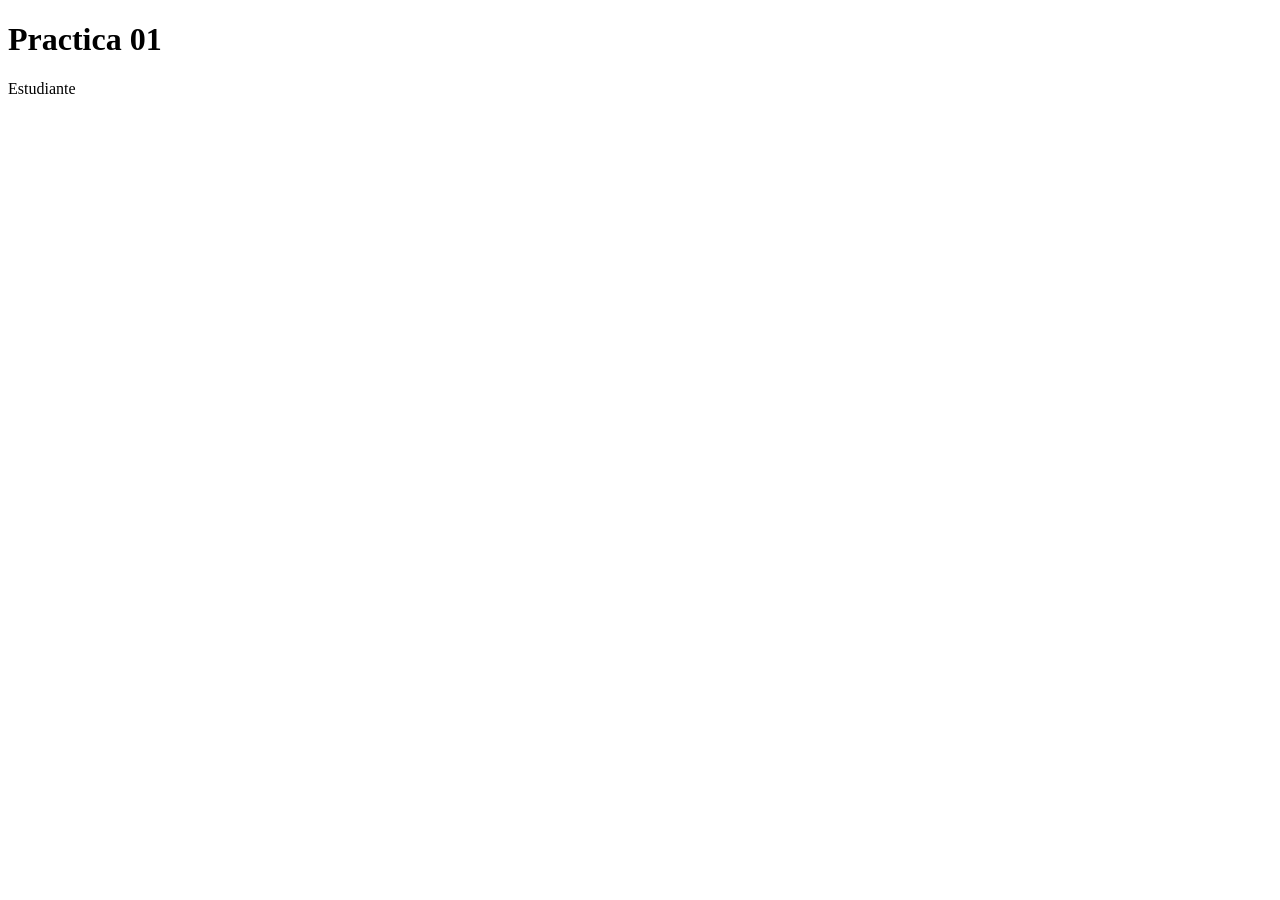
<file: 01-Sintaxis/index.html>
<!DOCTYPE html>
<html lang="en">
<head>
    <meta charset="UTF-8">
    <meta 
        name="viewport" content="width=device-width, initial-scale=1.0">
    <title>01-sintaxis</title>
    <script src="js/app.js"></script>
</head>

<body>
    <h1>Practica 01</h1>
    <section id="info">
        <div class="card">
            </h3>Estudiante</h3>
            <p id="nombre"></p>
            <p id="apellido"></p>
            <p id="ciclo"></p>
        </div>
    </section>
</body>
    
</html>
</file>
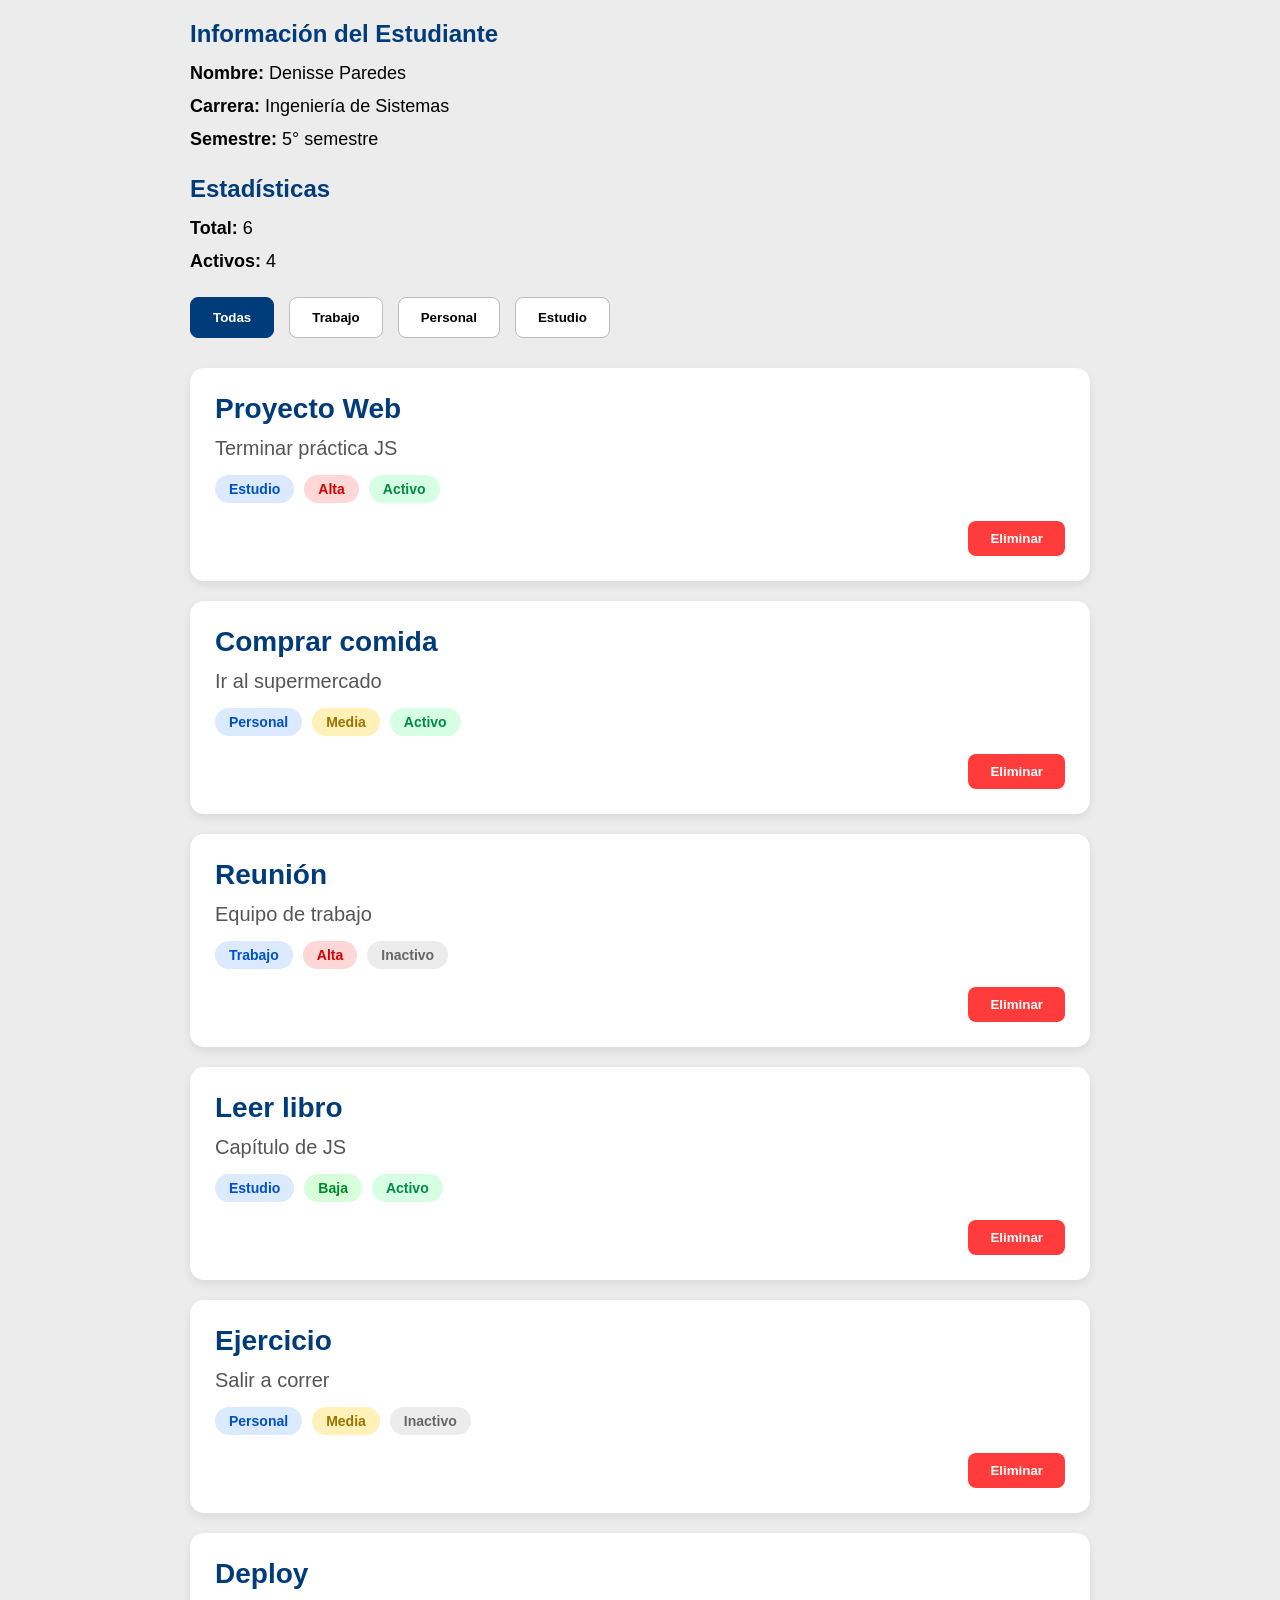
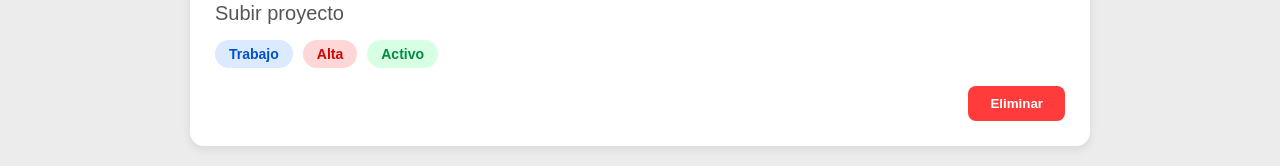
<file: 02-dom-basico/index.html>
<!DOCTYPE html>
<html lang="es">
<head>
  <meta charset="UTF-8">
  <meta name="viewport" content="width=device-width, initial-scale=1.0">
  <title>Práctica 2 - DOM</title>
  <link rel="stylesheet" href="css/styles.css">
  <script src="js/app.js" defer></script>
</head>
<body>

<div id="app">

  <!-- Información del estudiante -->
  <div class="info-estudiante">
    <h2>Información del Estudiante</h2>

    <p><strong>Nombre:</strong> <span id="estudiante-nombre"></span></p>
    <p><strong>Carrera:</strong> <span id="estudiante-carrera"></span></p>
    <p><strong>Semestre:</strong> <span id="estudiante-semestre"></span></p>
  </div>

  <!-- Estadísticas -->
  <div class="estadisticas">
    <h2>Estadísticas</h2>

    <p><strong>Total:</strong> <span id="total-elementos"></span></p>
    <p><strong>Activos:</strong> <span id="elementos-activos"></span></p>
  </div>

  <!-- Filtros -->
  <div class="filtros">
    <button class="btn-filtro btn-filtro-activo" data-categoria="todas">Todas</button>
    <button class="btn-filtro" data-categoria="Trabajo">Trabajo</button>
    <button class="btn-filtro" data-categoria="Personal">Personal</button>
    <button class="btn-filtro" data-categoria="Estudio">Estudio</button>
  </div>

  <!-- Lista -->
  <div id="contenedor-lista"></div>

</div>

</body>
</html>
</file>
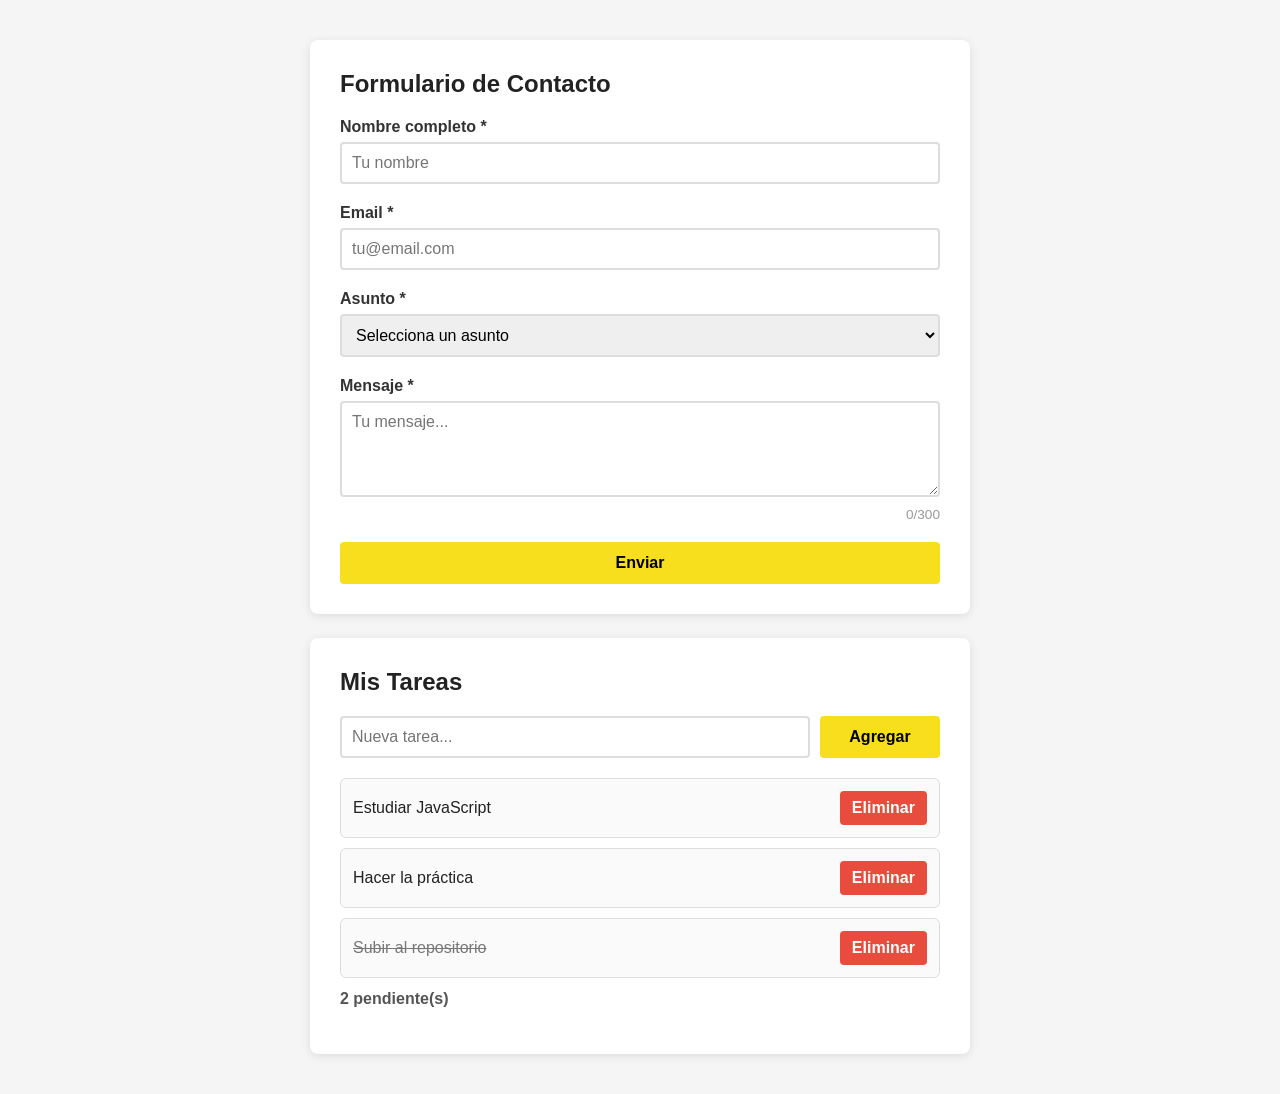
<file: 03-eventos/index.html>
<!DOCTYPE html>
<html lang="es">
<head>
  <meta charset="UTF-8">
  <meta name="viewport" content="width=device-width, initial-scale=1.0">
  <title>Práctica 3 - Eventos en JavaScript</title>
  <link rel="stylesheet" href="css/styles.css">
</head>
<body>
  <main class="page">
    <section class="container">
      <h1>Formulario de Contacto</h1>

      <form id="formulario" novalidate>
        <div class="form-group">
          <label for="nombre">Nombre completo *</label>
          <input type="text" id="nombre" placeholder="Tu nombre">
          <p class="error-msg" id="error-nombre">El nombre es obligatorio y debe tener al menos 3 caracteres</p>
        </div>

        <div class="form-group">
          <label for="email">Email *</label>
          <input type="email" id="email" placeholder="tu@email.com">
          <p class="error-msg" id="error-email">Ingresa un email válido</p>
        </div>

        <div class="form-group">
          <label for="asunto">Asunto *</label>
          <select id="asunto">
            <option value="">Selecciona un asunto</option>
            <option value="consulta">Consulta general</option>
            <option value="soporte">Soporte técnico</option>
            <option value="sugerencia">Sugerencia</option>
          </select>
          <p class="error-msg" id="error-asunto">Selecciona un asunto</p>
        </div>

        <div class="form-group">
          <label for="mensaje">Mensaje *</label>
          <textarea id="mensaje" rows="4" maxlength="300" placeholder="Tu mensaje..."></textarea>
          <p class="char-count"><span id="chars">0</span>/300</p>
          <p class="error-msg" id="error-mensaje">El mensaje es obligatorio y debe tener al menos 10 caracteres</p>
        </div>

        <button type="submit">Enviar</button>
      </form>

      <div id="resultado"></div>
    </section>

    <section class="container">
      <h2>Mis Tareas</h2>

      <div class="input-group">
        <input type="text" id="nueva-tarea" placeholder="Nueva tarea...">
        <button type="button" id="btn-agregar" data-action="agregar">Agregar</button>
      </div>

      <ul id="lista-tareas"></ul>
      <p id="contador-tareas">0 pendiente(s)</p>
    </section>
  </main>

  <script src="js/app.js"></script>
</body>
</html>
</file>
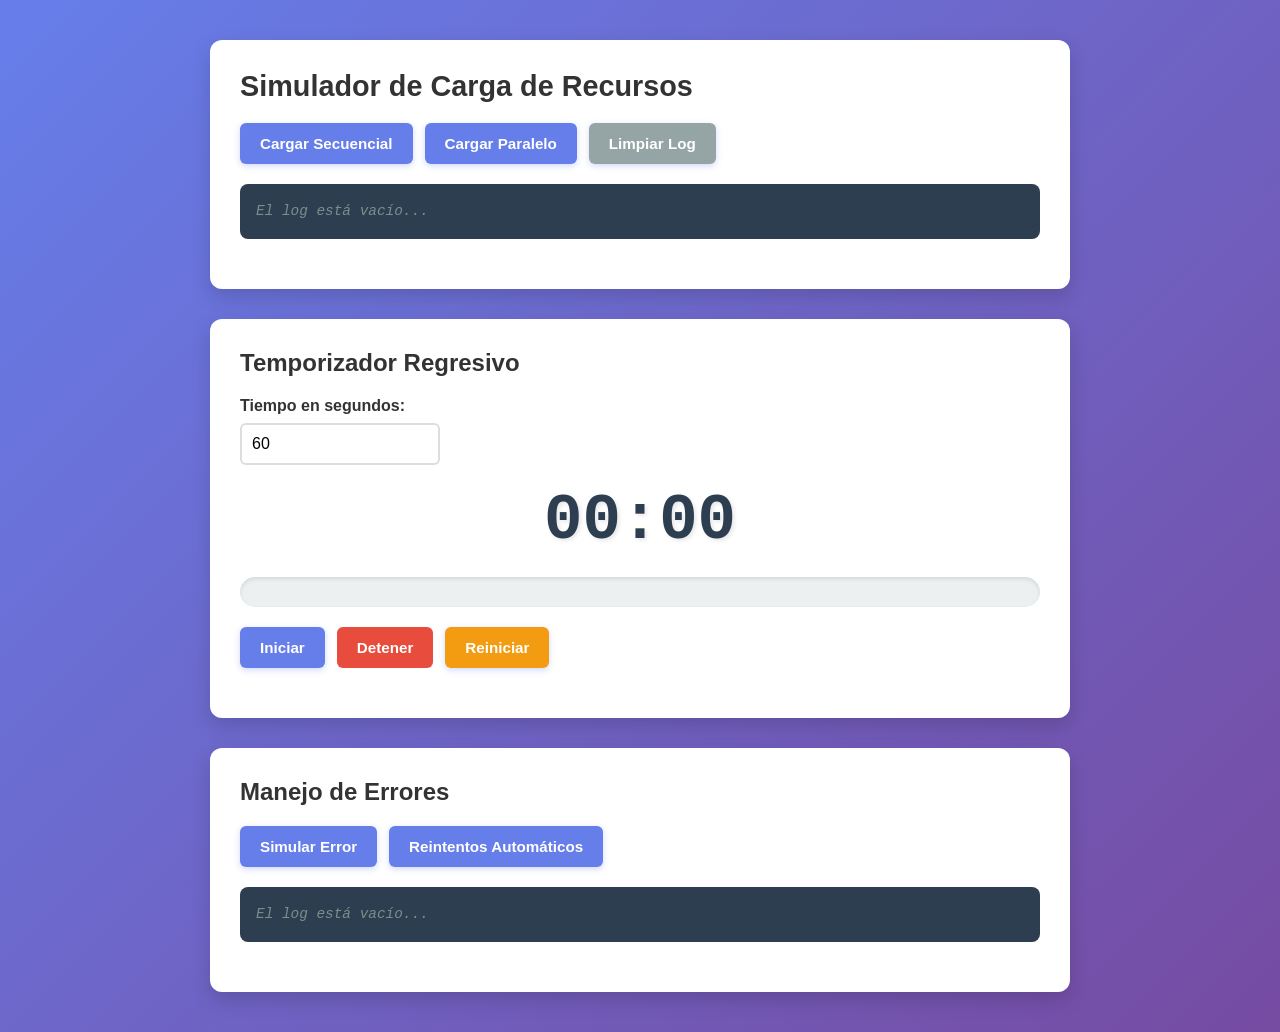
<file: 05-asincronia/index.html>
<!DOCTYPE html>
<html lang="es">
<head>
  <meta charset="UTF-8">
  <meta name="viewport" content="width=device-width, initial-scale=1.0">
  <title>Práctica 5 - Asincronía</title>
  <link rel="stylesheet" href="css/styles.css">
</head>
<body>
  <main class="page">
    <!-- SECCIÓN 1: CARGA SECUENCIAL VS PARALELA -->
    <section class="container">
      <h1>Simulador de Carga de Recursos</h1>
      
      <div class="button-group">
        <button type="button" id="btn-secuencial">Cargar Secuencial</button>
        <button type="button" id="btn-paralelo">Cargar Paralelo</button>
        <button type="button" id="btn-limpiar">Limpiar Log</button>
      </div>

      <div id="log" class="log"></div>
      
      <div id="resultados" class="resultados"></div>
    </section>

    <!-- SECCIÓN 2: TEMPORIZADOR -->
    <section class="container">
      <h2>Temporizador Regresivo</h2>

      <div class="form-group">
        <label for="input-tiempo">Tiempo en segundos:</label>
        <input type="number" id="input-tiempo" value="60" min="1" max="600">
      </div>

      <div id="display" class="display">00:00</div>

      <div class="progress-container">
        <div id="barra-progreso" class="progress-bar"></div>
      </div>

      <div class="button-group">
        <button type="button" id="btn-iniciar">Iniciar</button>
        <button type="button" id="btn-detener">Detener</button>
        <button type="button" id="btn-reiniciar">Reiniciar</button>
      </div>
    </section>

    <!-- SECCIÓN 3: MANEJO DE ERRORES -->
    <section class="container">
      <h2>Manejo de Errores</h2>

      <div class="button-group">
        <button type="button" id="btn-error">Simular Error</button>
        <button type="button" id="btn-reintentos">Reintentos Automáticos</button>
      </div>

      <div id="log-errores" class="log"></div>
    </section>
  </main>

  <script defer src="js/app.js"></script>
</body>
</html>
</file>
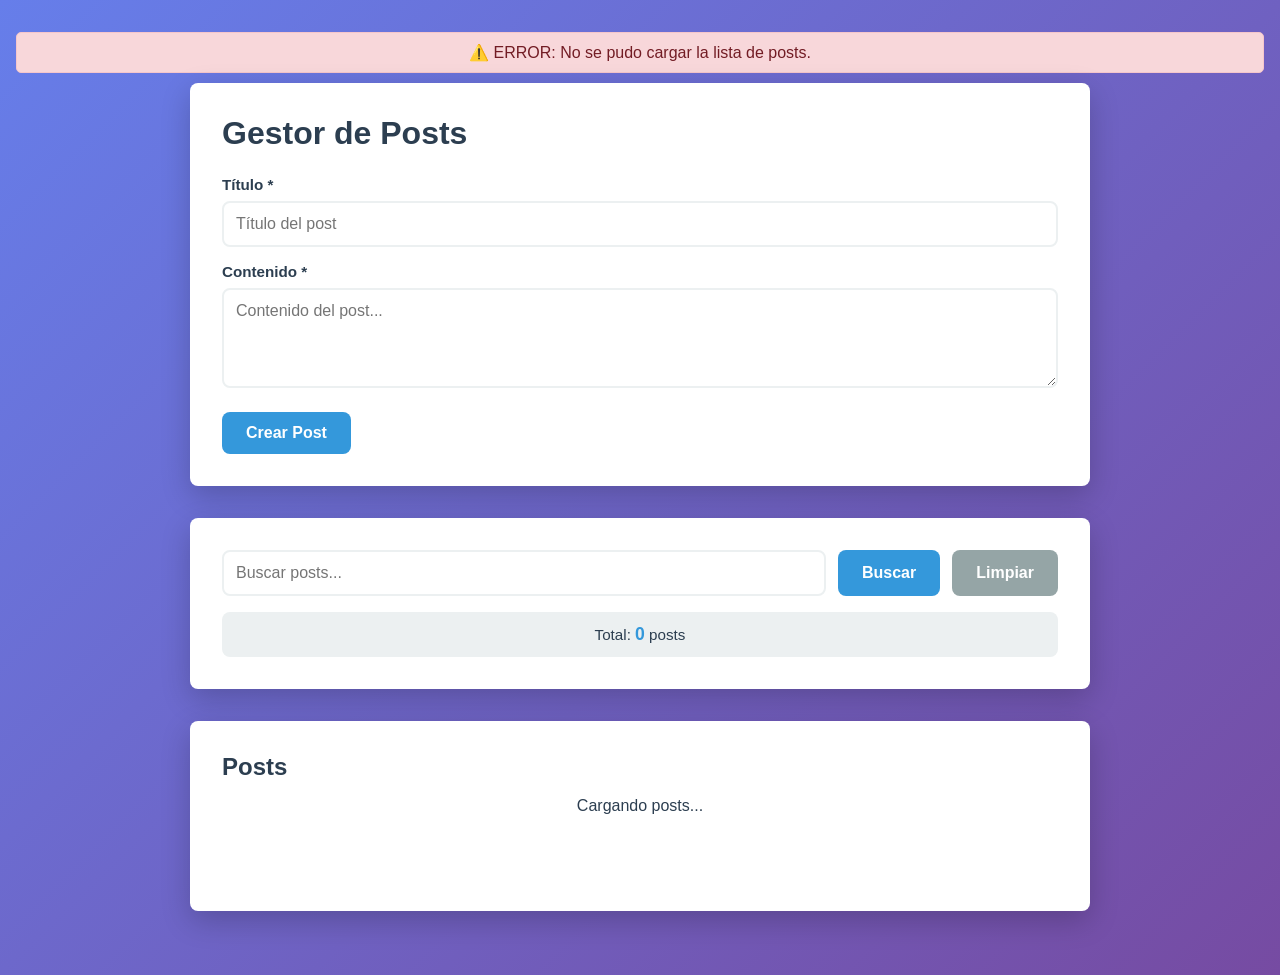
<file: 06-api/index.html>
<!DOCTYPE html>
<html lang="es">
<head>
  <meta charset="UTF-8">
  <meta name="viewport" content="width=device-width, initial-scale=1.0">
  <title>Práctica 6 - Fetch API</title>
  <link rel="stylesheet" href="css/styles.css">
</head>
<body>
  <main class="page">
    <!-- SECCIÓN 1: FORMULARIO -->
    <section class="container">
      <h1>Gestor de Posts</h1>
      
      <form id="form-post" class="form-post">
        <input type="hidden" id="post-id">
        
        <div class="form-group">
          <label for="titulo">Título *</label>
          <input type="text" id="titulo" placeholder="Título del post" required>
        </div>

        <div class="form-group">
          <label for="contenido">Contenido *</label>
          <textarea id="contenido" rows="4" placeholder="Contenido del post..." required></textarea>
        </div>

        <div class="form-actions">
          <button type="submit" id="btn-submit">Crear Post</button>
          <button type="button" id="btn-cancelar" class="btn-secondary" style="display: none;">Cancelar</button>
        </div>
      </form>
    </section>

    <!-- SECCIÓN 2: FILTROS Y BÚSQUEDA -->
    <section class="container">
      <div class="search-bar">
        <input type="search" id="input-buscar" placeholder="Buscar posts...">
        <button type="button" id="btn-buscar">Buscar</button>
        <button type="button" id="btn-limpiar" class="btn-secondary">Limpiar</button>
      </div>
      
      <div class="stats">
        <p id="contador">Total: <strong>0</strong> posts</p>
      </div>
    </section>

    <!-- SECCIÓN 3: LISTA DE POSTS -->
    <section class="container">
      <h2>Posts</h2>
      
      <div id="lista-posts" class="lista-posts">
        <!-- Los posts se renderizan aquí dinámicamente -->
      </div>

      <div id="mensaje-estado" class="mensaje-estado"></div>
    </section>
  </main>

  <script defer src="js/apiService.js"></script>
  <script defer src="js/components.js"></script>
  <script defer src="js/app.js"></script>
</body>
</html>
</file>
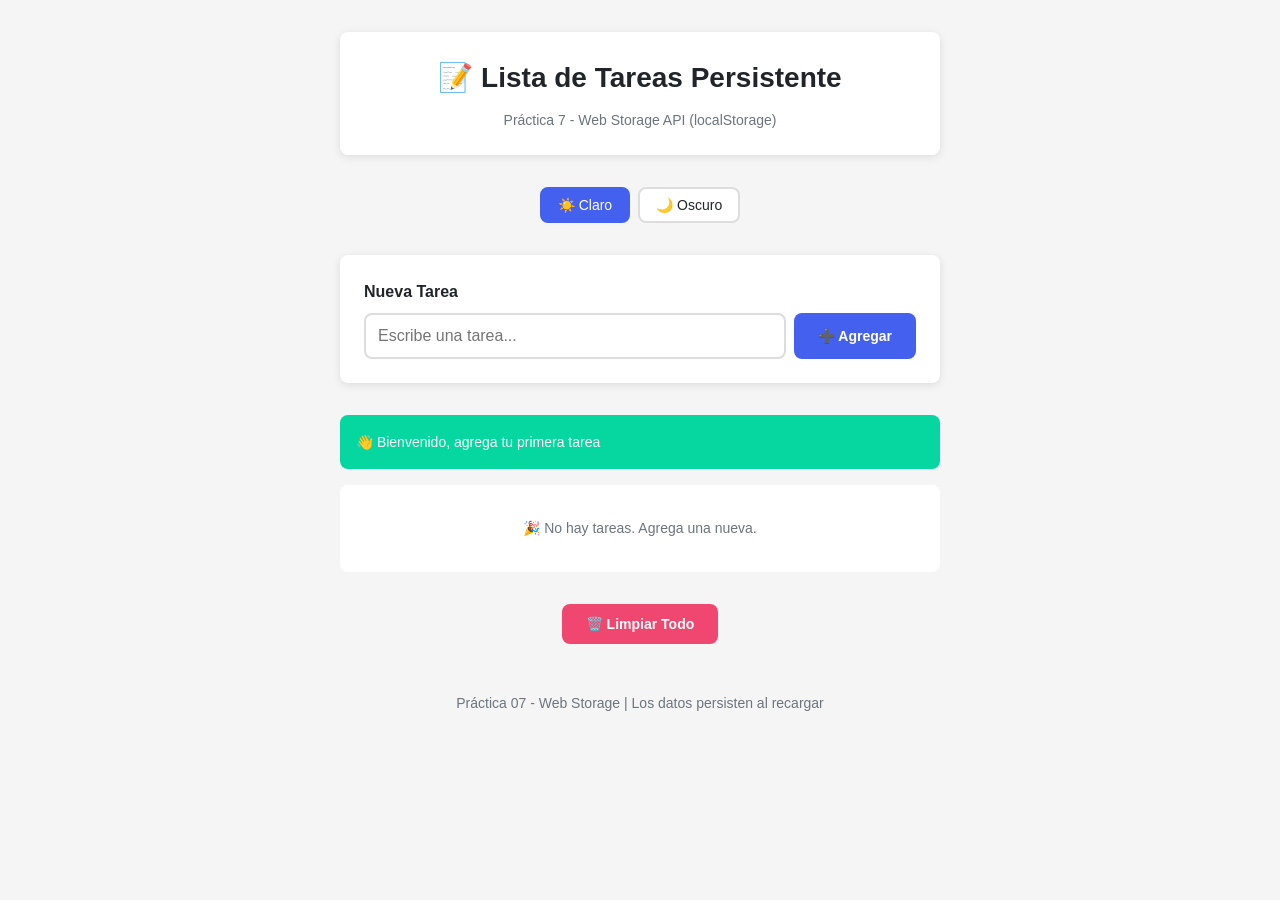
<file: 07-storage/index.html>
<!DOCTYPE html>
<html lang="es">
<head>
  <meta charset="UTF-8">
  <meta name="viewport" content="width=device-width, initial-scale=1.0">
  <title>Práctica 07 - Web Storage | Lista de Tareas</title>
  <link rel="stylesheet" href="css/styles.css">
</head>
<body>
  <div class="container">
    <!-- Header -->
    <header class="header">
      <h1 class="header__title">📝 Lista de Tareas Persistente</h1>
      <p class="header__subtitle">Práctica 7 - Web Storage API (localStorage)</p>
    </header>

    <!-- Selector de tema simple -->
    <section class="theme-selector">
      <button class="theme-btn theme-btn--active" data-theme="claro">☀️ Claro</button>
      <button class="theme-btn" data-theme="oscuro">🌙 Oscuro</button>
    </section>

    <!-- Formulario para crear tarea -->
    <section class="form-section">
      <form class="task-form" id="form-tarea">
        <div class="form-group">
          <label for="input-tarea" class="form-label">Nueva Tarea</label>
          <div class="form-input-group">
            <input 
              type="text" 
              id="input-tarea" 
              class="form-input" 
              placeholder="Escribe una tarea..." 
              maxlength="100"
              required
              autocomplete="off"
            >
            <button type="submit" class="btn btn--primary">
              ➕ Agregar
            </button>
          </div>
        </div>
      </form>
    </section>

    <!-- Mensaje de estado -->
    <div id="mensaje-estado" class="mensaje oculto"></div>

    <!-- Lista de tareas -->
    <section class="tasks-section">
      <ul class="tasks-list" id="lista-tareas">
        <!-- Las tareas se renderizan aquí -->
      </ul>
    </section>

    <!-- Botón limpiar todo -->
    <section class="actions">
      <button class="btn btn--danger" id="btn-limpiar">
        🗑️ Limpiar Todo
      </button>
    </section>

    <!-- Footer -->
    <footer class="footer">
      <p>Práctica 07 - Web Storage | Los datos persisten al recargar</p>
    </footer>
  </div>

  <!-- Scripts -->
  <script src="js/storage.js"></script>
  <script src="js/app.js"></script>
</body>
</html>
</file>
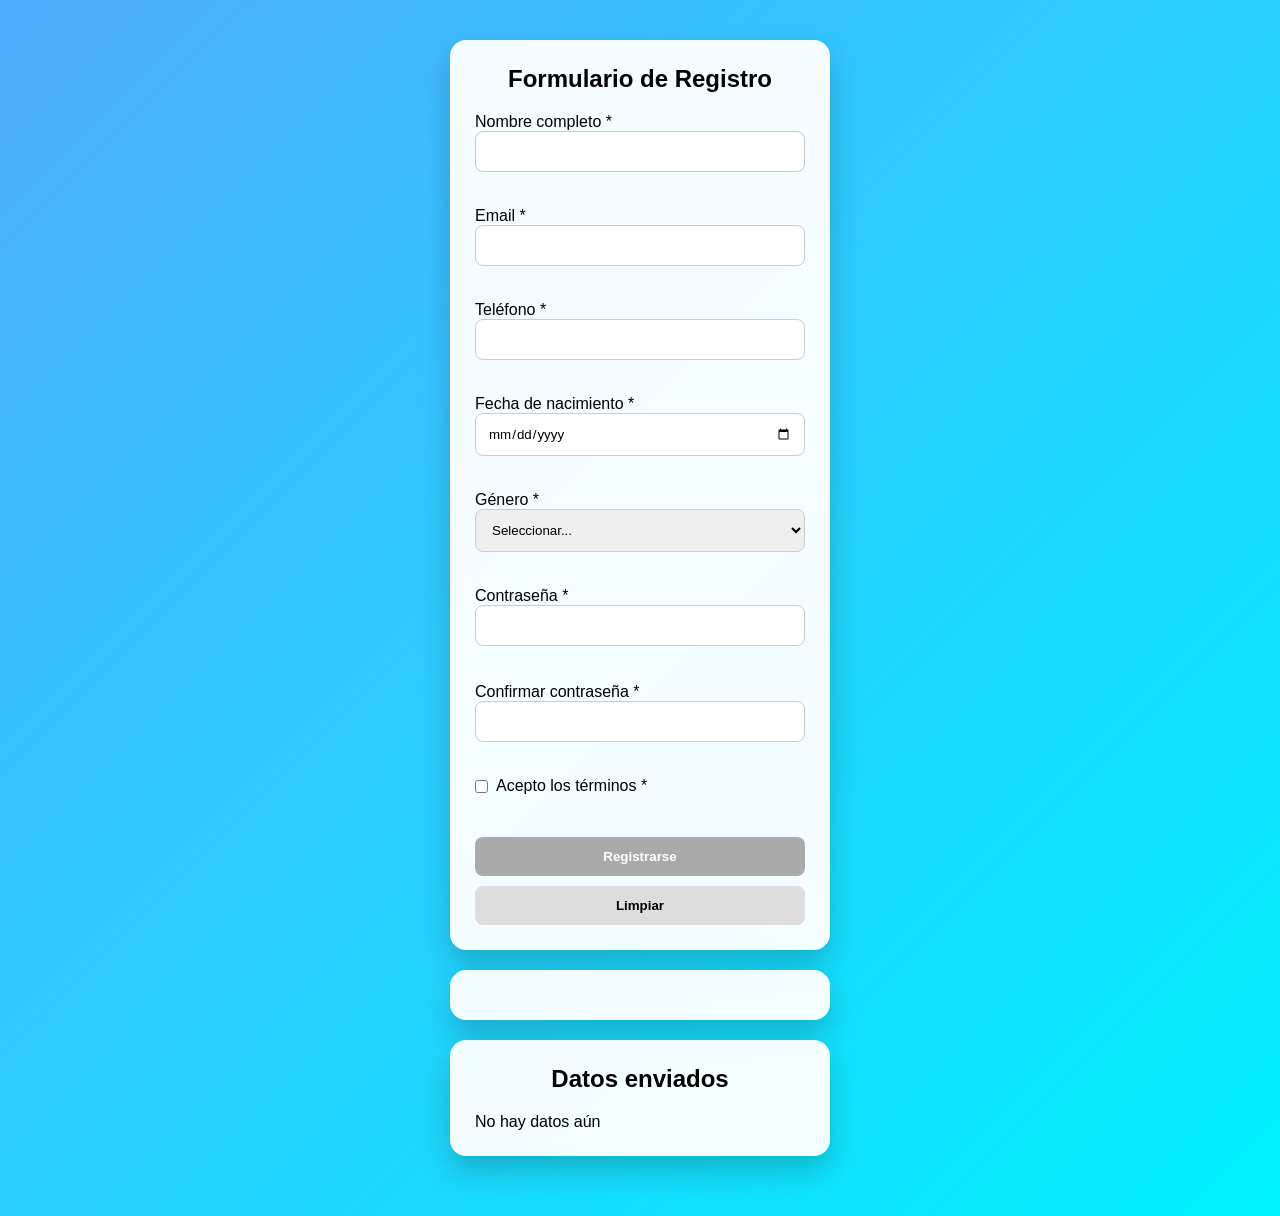
<file: 08-formlario-validacion/index.html>
<!DOCTYPE html>
<html lang="es">
<head>
  <meta charset="UTF-8">
  <title>Formulario de Registro</title>
  <meta name="viewport" content="width=device-width, initial-scale=1.0">
  <link rel="stylesheet" href="css/styles.css">
</head>
<body>

<main class="page">

  <!-- FORMULARIO -->
  <section class="container">
    <h1>Formulario de Registro</h1>

    <form id="form-registro" class="form-registro" novalidate>

      <div class="form-group">
        <label for="nombre">Nombre completo *</label>
        <input id="nombre" type="text" name="nombre" required>
        <div class="error-mensaje"></div>
      </div>

      <div class="form-group">
        <label for="email">Email *</label>
        <input id="email" type="email" name="email" required>
        <div class="error-mensaje"></div>
      </div>

      <div class="form-group">
        <label for="telefono">Teléfono *</label>
        <input id="telefono" type="tel" name="telefono" required>
        <div class="error-mensaje"></div>
      </div>

      <div class="form-group">
        <label for="fecha_nacimiento">Fecha de nacimiento *</label>
        <input id="fecha_nacimiento" type="date" name="fecha_nacimiento" required>
        <div class="error-mensaje"></div>
      </div>

      <div class="form-group">
        <label for="genero">Género *</label>
        <select id="genero" name="genero" required>
          <option value="">Seleccionar...</option>
          <option value="masculino">Masculino</option>
          <option value="femenino">Femenino</option>
          <option value="otro">Otro</option>
        </select>
        <div class="error-mensaje"></div>
      </div>

      <div class="form-group">
        <label for="password">Contraseña *</label>
        <input id="password" type="password" name="password" required>
        <div id="password-strength" class="password-strength"></div>
        <div class="error-mensaje"></div>
      </div>

      <div class="form-group">
        <label for="confirmar_password">Confirmar contraseña *</label>
        <input id="confirmar_password" type="password" name="confirmar_password" required>
        <div class="error-mensaje"></div>
      </div>

      <div class="form-group checkbox">
        <input type="checkbox" id="terminos" name="terminos" required>
        <label for="terminos">Acepto los términos *</label>
      </div>
      <div class="error-mensaje"></div>

      <button type="submit" id="btn-enviar" class="btn-submit" disabled>
        Registrarse
      </button>
      <button type="button" id="btn-limpiar" class="btn-secondary">
        Limpiar
      </button>

    </form>
  </section>

  <!-- MENSAJES -->
  <section class="container">
    <div id="mensaje-estado" class="mensaje-estado oculto"></div>
  </section>

  <!-- RESULTADO -->
  <section class="container">
    <h2>Datos enviados</h2>
    <div id="resultado-registro" class="resultado-vacio">
      <p>No hay datos aún</p>
    </div>
  </section>

</main>

<script src="js/validacion.js"></script>
<script src="js/components.js"></script>
<script src="js/app.js"></script>

</body>
</html>
</file>
<file: 02-dom-basico/css/styles.css>
* {
  margin: 0;
  padding: 0;
  box-sizing: border-box;
}

body {
  background: #ececec;
  font-family: Arial, Helvetica, sans-serif;
  padding: 20px;
}

#app {
  max-width: 900px;
  margin: auto;
}

/* TITULOS */
h2 {
  color: #003b7a;
  margin-bottom: 15px;
}

.info-estudiante,
.estadisticas {
  margin-bottom: 25px;
}

.info-estudiante p,
.estadisticas p {
  margin-bottom: 12px;
  font-size: 18px;
}

/* FILTROS */
.filtros {
  display: flex;
  gap: 15px;
  margin-bottom: 30px;
  flex-wrap: wrap;
}

.btn-filtro {
  padding: 12px 22px;
  border: 1px solid #bbb;
  background: white;
  border-radius: 8px;
  cursor: pointer;
  font-weight: bold;
  transition: 0.3s;
}

.btn-filtro:hover {
  background: #ddd;
}

.btn-filtro-activo {
  background: #003b7a;
  color: white;
  border-color: #003b7a;
}

/* CONTENEDOR */
#contenedor-lista {
  display: grid;
  gap: 20px;
}

/* CARD */
.card {
  background: white;
  padding: 25px;
  border-radius: 14px;
  box-shadow: 0 4px 10px rgba(0,0,0,.08);
}

.card h3 {
  color: #003b7a;
  margin-bottom: 12px;
  font-size: 28px;
}

.card p {
  color: #555;
  margin-bottom: 15px;
  font-size: 20px;
}

/* BADGES */
.badges {
  display: flex;
  gap: 10px;
  flex-wrap: wrap;
  margin-bottom: 18px;
}

.badge {
  padding: 6px 14px;
  border-radius: 50px;
  font-size: 14px;
  font-weight: bold;
}

/* CATEGORIA */
.badge-categoria {
  background: #dbeafe;
  color: #0050c8;
}

/* PRIORIDAD */
.prioridad-alta {
  background: #ffd7d7;
  color: #d80000;
}

.prioridad-media {
  background: #fff1b8;
  color: #9a7300;
}

.prioridad-baja {
  background: #d7ffd9;
  color: #00882d;
}

/* ESTADO */
.estado-activo {
  background: #d7ffe3;
  color: #008c45;
}

.estado-inactivo {
  background: #ececec;
  color: #666;
}

/* BOTÓN */
.card-actions {
  display: flex;
  justify-content: flex-end;
}

.btn-eliminar {
  background: #ff3b3b;
  color: white;
  border: none;
  padding: 10px 22px;
  border-radius: 8px;
  cursor: pointer;
  font-weight: bold;
}

.btn-eliminar:hover {
  background: #d90000;
}

/* RESPONSIVE */
@media (max-width: 768px) {

  .card h3 {
    font-size: 22px;
  }

  .card p {
    font-size: 16px;
  }

  .filtros {
    gap: 10px;
  }

  .btn-filtro {
    width: 100%;
  }

}
</file>
<file: 03-eventos/css/styles.css>
* {
    box-sizing: border-box;
}

body {
    font-family: Arial, sans-serif;
    max-width: 700px;
    margin: 40px auto;
    padding: 0 20px;
    background: #f5f5f5;
    color: #222;
}

.page {
    display: flex;
    flex-direction: column;
    gap: 24px;
}

.container {
    background: #ffffff;
    padding: 30px;
    border-radius: 8px;
    box-shadow: 0 2px 10px rgba(0, 0, 0, 0.1);
}

h1,
h2 {
    margin-top: 0;
    margin-bottom: 20px;
}

.form-group {
    margin-bottom: 20px;
}

label {
    display: block;
    margin-bottom: 6px;
    font-weight: bold;
    color: #333;
}

input,
select,
textarea,
button {
    font: inherit;
}

input,
select,
textarea {
    width: 100%;
    padding: 10px;
    border: 2px solid #ddd;
    border-radius: 4px;
    transition: border-color 0.2s ease, box-shadow 0.2s ease;
}

input:focus,
select:focus,
textarea:focus {
    border-color: #f7df1e;
    outline: none;
    box-shadow: 0 0 0 3px rgba(247, 223, 30, 0.2);
}

.error {
    border-color: #e74c3c !important;
}

.error-msg {
    display: none;
    margin-top: 6px;
    margin-bottom: 0;
    color: #e74c3c;
    font-size: 0.85rem;
}

.error-msg.visible {
    display: block;
}

.char-count {
    text-align: right;
    color: #999;
    font-size: 0.85rem;
    margin-top: 6px;
    margin-bottom: 0;
}

button {
    border: none;
    border-radius: 4px;
    padding: 12px 16px;
    background: #f7df1e;
    cursor: pointer;
    font-weight: bold;
    transition: background 0.2s ease, transform 0.2s ease;
}

button:hover {
    background: #e6cf1a;
}

button:active {
    transform: scale(0.98);
}

form button[type="submit"] {
    width: 100%;
}

#resultado {
    display: none;
    margin-top: 20px;
    padding: 15px;
    background: #e8f5e9;
    border-radius: 4px;
    border: 1px solid #c8e6c9;
}

#resultado.visible {
    display: block;
}

#resultado strong {
    display: block;
    margin-bottom: 10px;
}

#resultado p {
    margin: 6px 0;
}

.input-group {
    display: flex;
    gap: 10px;
    margin-bottom: 20px;
}

.input-group input {
    flex: 1;
}

#btn-agregar {
    min-width: 120px;
}

#lista-tareas {
    list-style: none;
    padding: 0;
    margin: 0;
}

.tarea-item {
    display: flex;
    align-items: center;
    justify-content: space-between;
    gap: 10px;
    padding: 12px;
    border: 1px solid #ddd;
    border-radius: 6px;
    background: #fafafa;
    margin-bottom: 10px;
}

.tarea-texto {
    flex: 1;
    cursor: pointer;
}

.tarea-item.completada .tarea-texto {
    text-decoration: line-through;
    color: #777;
}

.btn-eliminar {
    background: #e74c3c;
    color: #fff;
    padding: 8px 12px;
}

.btn-eliminar:hover {
    background: #cf3f31;
}

.estado-vacio {
    padding: 14px;
    border: 1px dashed #bbb;
    border-radius: 6px;
    text-align: center;
    color: #666;
    background: #fcfcfc;
}

#contador-tareas {
    margin-top: 12px;
    color: #555;
    font-weight: bold;
}

@media (max-width: 600px) {
    body {
        margin: 20px auto;
        padding: 0 12px;
    }

    .container {
        padding: 20px;
    }

    .input-group {
        flex-direction: column;
    }

    #btn-agregar {
        width: 100%;
    }

    .tarea-item {
        flex-direction: column;
        align-items: stretch;
    }

    .btn-eliminar {
        width: 100%;
    }
}
</file>
<file: 05-asincronia/css/styles.css>
* {
    box-sizing: border-box;
}

body {
    font-family: 'Segoe UI', Tahoma, Geneva, Verdana, sans-serif;
    max-width: 900px;
    margin: 40px auto;
    padding: 0 20px;
    background: linear-gradient(135deg, #667eea 0%, #764ba2 100%);
    color: #222;
    min-height: 100vh;
}

.page {
    display: flex;
    flex-direction: column;
    gap: 30px;
}

.container {
    background: #ffffff;
    padding: 30px;
    border-radius: 12px;
    box-shadow: 0 8px 20px rgba(0, 0, 0, 0.15);
}

h1,
h2 {
    margin-top: 0;
    margin-bottom: 20px;
    color: #333;
}

h1 {
    font-size: 1.8rem;
}

h2 {
    font-size: 1.5rem;
}

/* Botones */
.button-group {
    display: flex;
    gap: 12px;
    margin-bottom: 20px;
    flex-wrap: wrap;
}

button {
    border: none;
    border-radius: 6px;
    padding: 12px 20px;
    background: #667eea;
    color: white;
    cursor: pointer;
    font-weight: 600;
    font-size: 0.95rem;
    transition: all 0.3s ease;
    box-shadow: 0 2px 6px rgba(102, 126, 234, 0.3);
}

button:hover {
    background: #5568d3;
    transform: translateY(-2px);
    box-shadow: 0 4px 12px rgba(102, 126, 234, 0.4);
}

button:active {
    transform: translateY(0);
}

button:disabled {
    background: #ccc;
    cursor: not-allowed;
    transform: none;
    box-shadow: none;
}

#btn-limpiar {
    background: #95a5a6;
}

#btn-limpiar:hover {
    background: #7f8c8d;
}

#btn-detener {
    background: #e74c3c;
}

#btn-detener:hover {
    background: #c0392b;
}

#btn-reiniciar {
    background: #f39c12;
}

#btn-reiniciar:hover {
    background: #d68910;
}

/* Log */
.log {
    background: #2c3e50;
    color: #ecf0f1;
    padding: 16px;
    border-radius: 8px;
    font-family: 'Courier New', monospace;
    font-size: 0.9rem;
    max-height: 300px;
    overflow-y: auto;
    margin-bottom: 20px;
    line-height: 1.6;
}

.log:empty::before {
    content: 'El log está vacío...';
    color: #7f8c8d;
    font-style: italic;
}

.log-item {
    padding: 6px 0;
    border-bottom: 1px solid rgba(255, 255, 255, 0.1);
}

.log-item:last-child {
    border-bottom: none;
}

.log-info {
    color: #3498db;
}

.log-success {
    color: #2ecc71;
}

.log-error {
    color: #e74c3c;
}

.log-warning {
    color: #f39c12;
}

/* Resultados */
.resultados {
    display: none;
    background: #ecf0f1;
    padding: 16px;
    border-radius: 8px;
    border-left: 4px solid #667eea;
}

.resultados.visible {
    display: block;
}

.resultados h3 {
    margin-top: 0;
    margin-bottom: 12px;
    color: #2c3e50;
}

.resultados p {
    margin: 8px 0;
    color: #34495e;
    font-weight: 500;
}

/* Formulario */
.form-group {
    margin-bottom: 20px;
}

label {
    display: block;
    margin-bottom: 8px;
    font-weight: 600;
    color: #333;
}

input[type="number"] {
    width: 100%;
    max-width: 200px;
    padding: 10px;
    border: 2px solid #ddd;
    border-radius: 6px;
    font-size: 1rem;
    transition: border-color 0.3s ease;
}

input[type="number"]:focus {
    border-color: #667eea;
    outline: none;
    box-shadow: 0 0 0 3px rgba(102, 126, 234, 0.1);
}

/* Display del temporizador */
.display {
    font-size: 4rem;
    font-weight: 700;
    text-align: center;
    color: #2c3e50;
    margin: 20px 0;
    font-family: 'Courier New', monospace;
    text-shadow: 2px 2px 4px rgba(0, 0, 0, 0.1);
}

.display.alerta {
    color: #e74c3c;
    animation: pulso 0.5s ease-in-out infinite;
}

@keyframes pulso {

    0%,
    100% {
        transform: scale(1);
    }

    50% {
        transform: scale(1.05);
    }
}

/* Barra de progreso */
.progress-container {
    width: 100%;
    height: 30px;
    background: #ecf0f1;
    border-radius: 15px;
    overflow: hidden;
    margin-bottom: 20px;
    box-shadow: inset 0 2px 4px rgba(0, 0, 0, 0.1);
}

.progress-bar {
    height: 100%;
    width: 0%;
    background: linear-gradient(90deg, #667eea 0%, #764ba2 100%);
    transition: width 0.3s ease, background 0.3s ease;
    border-radius: 15px;
    box-shadow: 0 2px 6px rgba(102, 126, 234, 0.4);
}

.progress-bar.alerta {
    background: linear-gradient(90deg, #e74c3c 0%, #c0392b 100%);
}

/* Scrollbar personalizada para el log */
.log::-webkit-scrollbar {
    width: 8px;
}

.log::-webkit-scrollbar-track {
    background: #34495e;
    border-radius: 4px;
}

.log::-webkit-scrollbar-thumb {
    background: #667eea;
    border-radius: 4px;
}

.log::-webkit-scrollbar-thumb:hover {
    background: #5568d3;
}

/* Responsive */
@media (max-width: 600px) {
    body {
        margin: 20px auto;
    }

    .container {
        padding: 20px;
    }

    h1 {
        font-size: 1.5rem;
    }

    h2 {
        font-size: 1.3rem;
    }

    .display {
        font-size: 3rem;
    }

    button {
        padding: 10px 16px;
        font-size: 0.9rem;
    }

    .button-group {
        gap: 8px;
    }
}
</file>
<file: 06-api/css/styles.css>
/* ===========================
   RESET Y VARIABLES
=========================== */

* {
    margin: 0;
    padding: 0;
    box-sizing: border-box;
}

:root {
    --primary: #3498db;
    --primary-dark: #b92930;
    --success: #2ecc71;
    --danger: #e74c3c;
    --warning: #f39c12;
    --dark: #2c3e50;
    --gray: #95a5a6;
    --light: #ecf0f1;
    --white: #ffffff;
    --shadow: rgba(0, 0, 0, 0.1);
    --shadow-md: rgba(0, 0, 0, 0.15);
    --shadow-lg: rgba(0, 0, 0, 0.2);
    --radius: 8px;
    --transition: all 0.3s ease;
}

body {
    font-family: 'Segoe UI', Tahoma, Geneva, Verdana, sans-serif;
    background: linear-gradient(135deg, #667eea 0%, #764ba2 100%);
    min-height: 100vh;
    padding: 2rem 1rem;
    color: var(--dark);
}

.page {
    max-width: 900px;
    margin: 0 auto;
}

/* ===========================
   CONTENEDORES
=========================== */

.container {
    background: var(--white);
    border-radius: var(--radius);
    padding: 2rem;
    margin-bottom: 2rem;
    box-shadow: 0 10px 30px var(--shadow-lg);
}

h1 {
    color: var(--dark);
    margin-bottom: 1.5rem;
    font-size: 2rem;
}

h2 {
    color: var(--dark);
    margin-bottom: 1rem;
    font-size: 1.5rem;
}

/* ===========================
   FORMULARIO
=========================== */

.form-post {
    display: flex;
    flex-direction: column;
    gap: 1rem;
}

.form-group {
    display: flex;
    flex-direction: column;
    gap: 0.5rem;
}

.form-group label {
    font-weight: 600;
    color: var(--dark);
    font-size: 0.95rem;
}

.form-group input,
.form-group textarea {
    padding: 0.75rem;
    border: 2px solid var(--light);
    border-radius: var(--radius);
    font-size: 1rem;
    font-family: inherit;
    transition: var(--transition);
}

.form-group input:focus,
.form-group textarea:focus {
    outline: none;
    border-color: var(--primary);
    box-shadow: 0 0 0 3px rgba(52, 152, 219, 0.1);
}

.form-group textarea {
    resize: vertical;
    min-height: 100px;
}

.form-actions {
    display: flex;
    gap: 1rem;
    margin-top: 0.5rem;
}

button {
    padding: 0.75rem 1.5rem;
    border: none;
    border-radius: var(--radius);
    font-size: 1rem;
    font-weight: 600;
    cursor: pointer;
    transition: var(--transition);
    font-family: inherit;
}

button[type="submit"],
button:not(.btn-secondary):not(.btn-danger):not(.btn-editar):not(.btn-eliminar) {
    background: var(--primary);
    color: var(--white);
}

button[type="submit"]:hover {
    background: var(--primary-dark);
    transform: translateY(-2px);
    box-shadow: 0 4px 12px var(--shadow-md);
}

button[type="submit"]:active {
    transform: translateY(0);
}

button:disabled {
    opacity: 0.6;
    cursor: not-allowed;
    transform: none !important;
}

.btn-secondary {
    background: var(--gray);
    color: var(--white);
}

.btn-secondary:hover {
    background: #7f8c8d;
}

/* ===========================
   BÚSQUEDA Y FILTROS
=========================== */

.search-bar {
    display: flex;
    gap: 0.75rem;
    margin-bottom: 1rem;
}

.search-bar input {
    flex: 1;
    padding: 0.75rem;
    border: 2px solid var(--light);
    border-radius: var(--radius);
    font-size: 1rem;
}

.search-bar input:focus {
    outline: none;
    border-color: var(--primary);
    box-shadow: 0 0 0 3px rgba(52, 152, 219, 0.1);
}

.stats {
    padding: 0.75rem;
    background: var(--light);
    border-radius: var(--radius);
    text-align: center;
}

.stats p {
    margin: 0;
    color: var(--dark);
    font-size: 0.95rem;
}

.stats strong {
    color: var(--primary);
    font-size: 1.1rem;
}

/* ===========================
   LISTA DE POSTS
=========================== */

.lista-posts {
    display: grid;
    gap: 1.5rem;
}

.post-card {
    background: var(--white);
    border: 2px solid var(--light);
    border-radius: var(--radius);
    padding: 1.5rem;
    transition: var(--transition);
}

.post-card:hover {
    border-color: var(--primary);
    box-shadow: 0 4px 12px var(--shadow-md);
    transform: translateY(-2px);
}

.post-card-header {
    display: flex;
    justify-content: space-between;
    align-items: start;
    margin-bottom: 1rem;
    gap: 1rem;
}

.post-card-title {
    font-size: 1.25rem;
    color: var(--dark);
    font-weight: 600;
    margin: 0;
    flex: 1;
}

.post-card-id {
    background: var(--primary);
    color: var(--white);
    padding: 0.25rem 0.75rem;
    border-radius: 20px;
    font-size: 0.85rem;
    font-weight: 600;
}

.post-card-body {
    color: #555;
    line-height: 1.6;
    margin-bottom: 1rem;
}

.post-card-footer {
    display: flex;
    gap: 0.75rem;
    padding-top: 1rem;
    border-top: 1px solid var(--light);
}

.btn-editar {
    background: var(--warning);
    color: var(--white);
    padding: 0.5rem 1rem;
    font-size: 0.9rem;
}

.btn-editar:hover {
    background: #e67e22;
    transform: translateY(-2px);
}

.btn-eliminar {
    background: var(--danger);
    color: var(--white);
    padding: 0.5rem 1rem;
    font-size: 0.9rem;
}

.btn-eliminar:hover {
    background: #c0392b;
    transform: translateY(-2px);
}

/* ===========================
   ESTADOS Y MENSAJES
=========================== */

.mensaje-estado {
    text-align: center;
    padding: 2rem;
    font-size: 1.1rem;
}

.mensaje-estado.oculto {
    display: none;
}

/* Spinner de carga */
.spinner {
    display: inline-block;
    width: 50px;
    height: 50px;
    border: 5px solid var(--light);
    border-top-color: var(--primary);
    border-radius: 50%;
    animation: spin 1s linear infinite;
    margin: 2rem auto;
}

@keyframes spin {
    to {
        transform: rotate(360deg);
    }
}

.loading {
    text-align: center;
    padding: 3rem;
    color: var(--gray);
}

.loading .spinner {
    display: block;
    margin: 0 auto 1rem;
}

/* Mensajes de error */
.error {
    background: #ffeaea;
    color: var(--danger);
    padding: 1rem;
    border-radius: var(--radius);
    border-left: 4px solid var(--danger);
    margin: 1rem 0;
}

.error strong {
    display: block;
    margin-bottom: 0.5rem;
}

/* Mensajes de éxito */
.success {
    background: #eafff0;
    color: var(--success);
    padding: 1rem;
    border-radius: var(--radius);
    border-left: 4px solid var(--success);
    margin: 1rem 0;
}

/* Estado vacío */
.estado-vacio {
    text-align: center;
    padding: 3rem;
    color: var(--gray);
    font-size: 1.1rem;
}

/* ===========================
   ANIMACIONES
=========================== */

.fade-in {
    animation: fadeIn 0.3s ease-in;
}

@keyframes fadeIn {
    from {
        opacity: 0;
        transform: translateY(10px);
    }

    to {
        opacity: 1;
        transform: translateY(0);
    }
}

/* ===========================
   RESPONSIVE
=========================== */

@media (max-width: 768px) {
    body {
        padding: 1rem 0.5rem;
    }

    .container {
        padding: 1.5rem;
        margin-bottom: 1.5rem;
    }

    h1 {
        font-size: 1.5rem;
    }

    .search-bar {
        flex-direction: column;
    }

    .form-actions {
        flex-direction: column;
    }

    .post-card-footer {
        flex-direction: column;
    }

    button {
        width: 100%;
    }
}
</file>
<file: 07-storage/css/styles.css>
/* =========================
   VARIABLES CSS - TEMA CLARO (Default)
========================= */

:root {
  --bg-primary: #f8f9fa;
  --bg-secondary: #ffffff;
  --text-primary: #212529;
  --text-secondary: #6c757d;
  --color-primary: #4361ee;
  --color-primary-hover: #3651d4;
  --color-success: #06d6a0;
  --color-danger: #ef476f;
  --card-bg: #ffffff;
  --border-color: #dee2e6;
  --shadow: rgba(0, 0, 0, 0.1);
}

/* =========================
   RESET Y BASE
========================= */

* {
  box-sizing: border-box;
  margin: 0;
  padding: 0;
}

body {
  font-family: -apple-system, BlinkMacSystemFont, 'Segoe UI', Roboto, sans-serif;
  line-height: 1.6;
  color: var(--text-primary);
  background: var(--bg-primary);
  min-height: 100vh;
  padding: 2rem 1rem;
}

/* =========================
   CONTENEDOR
========================= */

.container {
  max-width: 600px;
  margin: 0 auto;
}

/* =========================
   HEADER
========================= */

.header {
  text-align: center;
  margin-bottom: 2rem;
  padding: 1.5rem;
  background: var(--card-bg);
  border-radius: 8px;
  box-shadow: 0 2px 8px var(--shadow);
}

.header__title {
  font-size: 1.75rem;
  margin-bottom: 0.5rem;
}

.header__subtitle {
  font-size: 0.875rem;
  color: var(--text-secondary);
}

/* =========================
   SELECTOR DE TEMA
========================= */

.theme-selector {
  display: flex;
  gap: 0.5rem;
  justify-content: center;
  margin-bottom: 2rem;
}

.theme-btn {
  padding: 0.5rem 1rem;
  border: 2px solid var(--border-color);
  background: var(--card-bg);
  color: var(--text-primary);
  border-radius: 8px;
  cursor: pointer;
  font-size: 0.875rem;
  transition: all 0.3s ease;
}

.theme-btn:hover {
  border-color: var(--color-primary);
  background: var(--color-primary);
  color: white;
}

.theme-btn--active {
  border-color: var(--color-primary);
  background: var(--color-primary);
  color: white;
}

/* =========================
   FORMULARIO
========================= */

.form-section {
  margin-bottom: 2rem;
}

.task-form {
  background: var(--card-bg);
  padding: 1.5rem;
  border-radius: 8px;
  box-shadow: 0 2px 8px var(--shadow);
}

.form-group {
  display: flex;
  flex-direction: column;
  gap: 0.5rem;
}

.form-label {
  font-weight: 600;
  color: var(--text-primary);
}

.form-input-group {
  display: flex;
  gap: 0.5rem;
}

.form-input {
  flex: 1;
  padding: 0.75rem;
  border: 2px solid var(--border-color);
  border-radius: 8px;
  font-size: 1rem;
  transition: border-color 0.3s ease;
}

.form-input:focus {
  outline: none;
  border-color: var(--color-primary);
}

/* =========================
   BOTONES
========================= */

.btn {
  padding: 0.75rem 1.5rem;
  border: none;
  border-radius: 8px;
  font-size: 0.875rem;
  font-weight: 600;
  cursor: pointer;
  transition: all 0.3s ease;
}

.btn--primary {
  background: var(--color-primary);
  color: white;
}

.btn--primary:hover {
  background: var(--color-primary-hover);
}

.btn--danger {
  background: var(--color-danger);
  color: white;
}

.btn--danger:hover {
  opacity: 0.9;
}

.btn--small {
  padding: 0.25rem 0.75rem;
  font-size: 0.75rem;
}

/* =========================
   MENSAJES
========================= */

.mensaje {
  margin-bottom: 1rem;
  padding: 1rem;
  border-radius: 8px;
  font-size: 0.875rem;
}

.mensaje--success {
  background: var(--color-success);
  color: white;
}

.mensaje--error {
  background: var(--color-danger);
  color: white;
}

.oculto {
  display: none;
}

/* =========================
   LISTA DE TAREAS
========================= */

.tasks-section {
  margin-bottom: 2rem;
}

.tasks-list {
  list-style: none;
  display: flex;
  flex-direction: column;
  gap: 0.75rem;
}

.task-item {
  display: flex;
  align-items: center;
  gap: 0.75rem;
  padding: 1rem;
  background: var(--card-bg);
  border-radius: 8px;
  box-shadow: 0 2px 4px var(--shadow);
  transition: transform 0.2s ease;
}

.task-item:hover {
  transform: translateX(4px);
}

.task-item--completed {
  opacity: 0.6;
}

.task-item--completed .task-item__text {
  text-decoration: line-through;
}

.task-item__checkbox {
  width: 20px;
  height: 20px;
  cursor: pointer;
}

.task-item__text {
  flex: 1;
  color: var(--text-primary);
}

.task-item__actions {
  display: flex;
  gap: 0.5rem;
}

/* =========================
   ACCIONES
========================= */

.actions {
  text-align: center;
  margin-bottom: 2rem;
}

/* =========================
   FOOTER
========================= */

.footer {
  text-align: center;
  padding: 1rem;
  color: var(--text-secondary);
  font-size: 0.875rem;
}

/* =========================
   ESTADO VACÍO
========================= */

.empty-state {
  text-align: center;
  padding: 2rem;
  background: var(--card-bg);
  border-radius: 8px;
  color: var(--text-secondary);
  font-size: 0.875rem;
}

/* =========================
   RESPONSIVE
========================= */

@media (max-width: 600px) {
  body {
    padding: 1rem 0.5rem;
  }

  .form-input-group {
    flex-direction: column;
  }

  .theme-selector {
    flex-direction: column;
  }
}
</file>
<file: 08-formlario-validacion/css/styles.css>
/* ===== RESET ===== */
* {
  margin: 0;
  padding: 0;
  box-sizing: border-box;
  font-family: 'Segoe UI', sans-serif;
}

body {
  background: linear-gradient(135deg, #4facfe, #00f2fe);
  min-height: 100vh;
}

/* ===== PAGE ===== */
.page {
  display: flex;
  flex-direction: column;
  align-items: center;
  padding: 40px;
  animation: fadeIn 1s ease;
}

/* ===== CARD ===== */
.container {
  background: rgba(255,255,255,0.95);
  backdrop-filter: blur(10px);
  padding: 25px;
  border-radius: 16px;
  width: 380px;
  margin-bottom: 20px;
  box-shadow: 0 15px 30px rgba(0,0,0,0.2);
  animation: slideUp 0.6s ease;
}

/* ===== TITLES ===== */
h1, h2 {
  text-align: center;
  margin-bottom: 20px;
}

/* ===== INPUT GROUP ===== */
.form-group {
  position: relative;
  margin-bottom: 18px;
}

.form-group input,
.form-group select {
  width: 100%;
  padding: 12px;
  border-radius: 8px;
  border: 1px solid #ccc;
  outline: none;
  transition: 0.3s;
}

/* ===== FOCUS EFFECT ===== */
.form-group input:focus,
.form-group select:focus {
  border-color: #4facfe;
  box-shadow: 0 0 8px rgba(79,172,254,0.4);
}

/* ===== ERROR ===== */
.error {
  border: 2px solid #e74c3c !important;
  animation: shake 0.3s;
}

/* ===== VALIDO ===== */
.campo--valido {
  border: 2px solid #2ecc71 !important; /* 🔥 esto faltaba */
  background: #f0fff5;                  /* opcional visual */
}

/* ===== MENSAJES ===== */
.error-mensaje {
  font-size: 12px;
  color: #e74c3c;
  margin-top: 3px;
  min-height: 14px;
}

/* ===== PASSWORD ===== */
.password-strength {
  font-size: 12px;
  margin-top: 5px;
  font-weight: bold;
}

/* ===== CHECKBOX ===== */
.checkbox {
  display: flex;
  align-items: center;
}

.checkbox input {
  width: auto;
  margin-right: 8px;
}

/* ===== BUTTONS ===== */
button {
  width: 100%;
  padding: 12px;
  border-radius: 8px;
  border: none;
  cursor: pointer;
  font-weight: bold;
  margin-top: 10px;
  transition: 0.3s;
  position: relative;
  overflow: hidden;
}

/* PRIMARY */
.btn-submit {
  background: linear-gradient(135deg, #4facfe, #007bff);
  color: white;
}

.btn-submit:hover {
  transform: scale(1.03);
}

/* DISABLED */
.btn-submit:disabled {
  background: #aaa;
  cursor: not-allowed;
}

/* SECONDARY */
.btn-secondary {
  background: #ddd;
}

.btn-secondary:hover {
  background: #bbb;
}

/* ===== MENSAJE ===== */
.mensaje-estado {
  text-align: center;
  font-weight: bold;
  animation: fadeIn 0.5s ease;
}

.oculto {
  display: none;
}

/* ===== RESULTADO ===== */
.resultado-card {
  animation: fadeIn 0.5s ease;
}

.resultado-item {
  display: flex;
  justify-content: space-between;
  border-bottom: 1px solid #eee;
  padding: 6px;
}

/* ===== ANIMACIONES ===== */
@keyframes fadeIn {
  from { opacity: 0 }
  to { opacity: 1 }
}

@keyframes slideUp {
  from {
    transform: translateY(40px);
    opacity: 0;
  }
  to {
    transform: translateY(0);
    opacity: 1;
  }
}

@keyframes shake {
  0% { transform: translateX(0) }
  25% { transform: translateX(-5px) }
  50% { transform: translateX(5px) }
  75% { transform: translateX(-5px) }
  100% { transform: translateX(0) }
}
</file>
